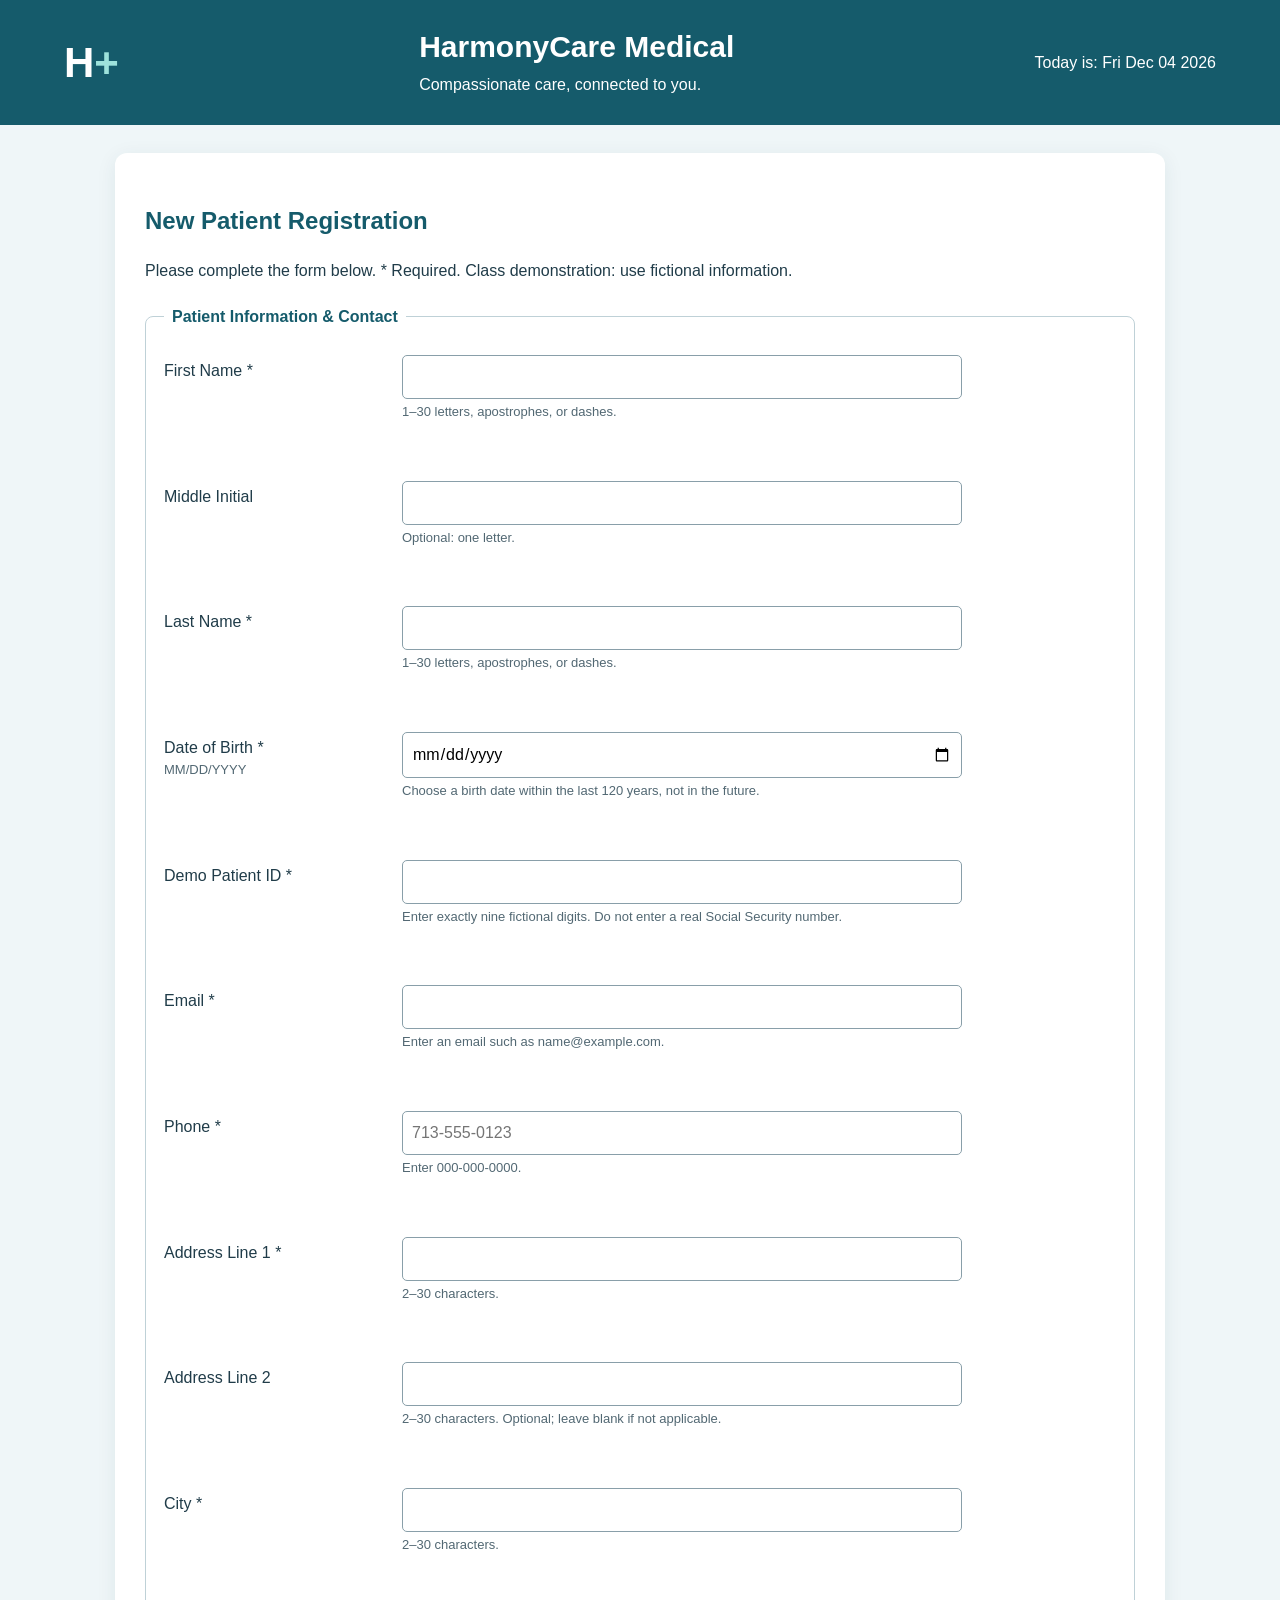
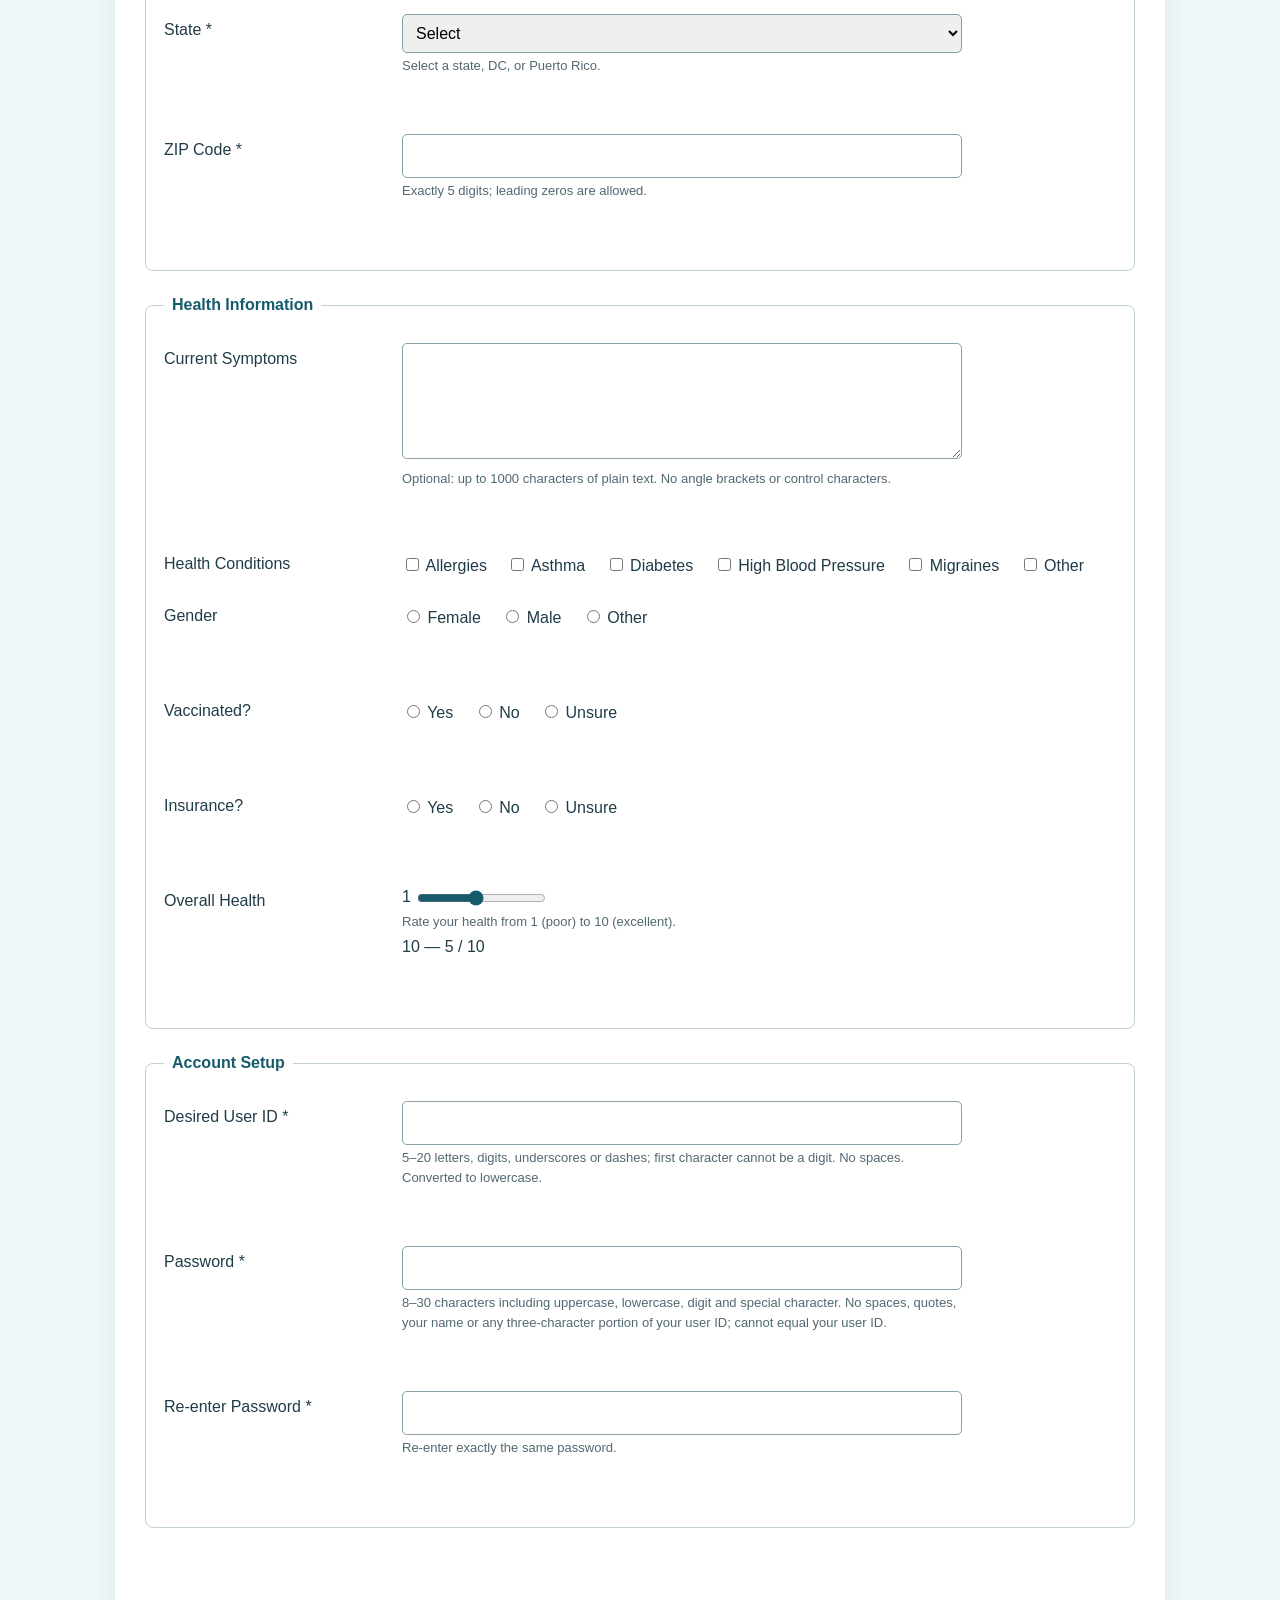
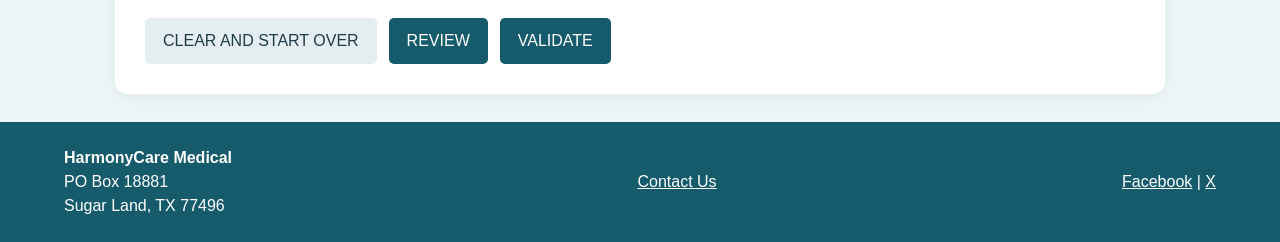
<file: mis7375/homework3.html>
<!--
Program name: homework3.html
Author: Lubna Rahman
Date created: September 21, 2026
Date last edited: November 12, 2026
Version: 3.0
Description: HarmonyCare Medical patient registration for MIS 7375 Homework 3.
-->
<!DOCTYPE html>
<html lang="en">
<head>
<meta charset="UTF-8">
<meta name="viewport" content="width=device-width, initial-scale=1">
<title>HarmonyCare Medical - Patient Registration</title>
<link href="homework3.css" rel="stylesheet">
<script src="homework3.js" defer>
</script>
</head>
<body>
<div id="header" class="banner">
<div class="logo" aria-hidden="true">H<span>+</span>
</div>
<div>
<h1>HarmonyCare Medical</h1>
<p>Compassionate care, connected to you.</p>
</div>
<div id="today">
</div>
</div>
<main id="main" class="page-card">
<h2>New Patient Registration</h2>
<p>Please complete the form below. * Required. Class demonstration: use fictional information.</p>
<noscript>
<p class="fail">Enable JavaScript to validate and submit this form.</p>
</noscript>
<form id="patientForm" novalidate action="thankyou.html" method="post">
<fieldset>
<legend>Patient Information &amp; Contact</legend>
<table class="form-table">
<tr>
<th>
<label for="first_name">First Name *</label>
</th>
<td>
<input id="first_name" name="first_name" type="text" minlength="1" maxlength="30" pattern="[A-Za-z'\-]{1,30}" required title="1–30 letters, apostrophes, or dashes.">
<span class="error" id="first_name_error" aria-live="polite">
</span>
</td>
</tr>
<tr>
<th>
<label for="middle_initial">Middle Initial</label>
</th>
<td>
<input id="middle_initial" name="middle_initial" type="text" maxlength="1" pattern="[A-Za-z]"  title="Optional: one letter.">
<span class="error" id="middle_initial_error" aria-live="polite">
</span>
</td>
</tr>
<tr>
<th>
<label for="last_name">Last Name *</label>
</th>
<td>
<input id="last_name" name="last_name" type="text" minlength="1" maxlength="30" pattern="[A-Za-z'\-]{1,30}" required title="1–30 letters, apostrophes, or dashes.">
<span class="error" id="last_name_error" aria-live="polite">
</span>
</td>
</tr>
<tr>
<th>
<label for="dob">Date of Birth *</label>
<small>MM/DD/YYYY</small>
</th>
<td>
<input id="dob" name="dob" type="date"  required title="Choose a birth date within the last 120 years, not in the future.">
<span class="error" id="dob_error" aria-live="polite">
</span>
</td>
</tr>
<tr>
<th>
<label for="ssn">Demo Patient ID *</label>
</th>
<td>
<input id="ssn" name="ssn" type="password" maxlength="9" inputmode="numeric" pattern="[0-9]{9}" autocomplete="off" required title="Enter exactly nine fictional digits. Do not enter a real Social Security number.">
<span class="error" id="ssn_error" aria-live="polite">
</span>
</td>
</tr>
<tr>
<th>
<label for="email">Email *</label>
</th>
<td>
<input id="email" name="email" type="email" pattern="[^\s@]+@[^\s@]+\.[^\s@]+" required title="Enter an email such as name@example.com.">
<span class="error" id="email_error" aria-live="polite">
</span>
</td>
</tr>
<tr>
<th>
<label for="phone">Phone *</label>
</th>
<td>
<input id="phone" name="phone" type="tel" pattern="[0-9]{3}-[0-9]{3}-[0-9]{4}" maxlength="12" placeholder="713-555-0123" required title="Enter 000-000-0000.">
<span class="error" id="phone_error" aria-live="polite">
</span>
</td>
</tr>
<tr>
<th>
<label for="address1">Address Line 1 *</label>
</th>
<td>
<input id="address1" name="address1" type="text" minlength="2" maxlength="30" pattern=".{2,30}" required title="2–30 characters.">
<span class="error" id="address1_error" aria-live="polite">
</span>
</td>
</tr>
<tr>
<th>
<label for="address2">Address Line 2</label>
</th>
<td>
<input id="address2" name="address2" type="text" minlength="2" maxlength="30" pattern=".{2,30}"  title="2–30 characters. Optional; leave blank if not applicable.">
<span class="error" id="address2_error" aria-live="polite">
</span>
</td>
</tr>
<tr>
<th>
<label for="city">City *</label>
</th>
<td>
<input id="city" name="city" type="text" minlength="2" maxlength="30" pattern=".{2,30}" required title="2–30 characters.">
<span class="error" id="city_error" aria-live="polite">
</span>
</td>
</tr>
<tr>
<th>
<label for="state">State *</label>
</th>
<td>
<select id="state" name="state" required title="Select a state, DC, or Puerto Rico.">
<option value="">Select</option>
<option value="AL">AL</option>
<option value="AK">AK</option>
<option value="AZ">AZ</option>
<option value="AR">AR</option>
<option value="CA">CA</option>
<option value="CO">CO</option>
<option value="CT">CT</option>
<option value="DE">DE</option>
<option value="FL">FL</option>
<option value="GA">GA</option>
<option value="HI">HI</option>
<option value="ID">ID</option>
<option value="IL">IL</option>
<option value="IN">IN</option>
<option value="IA">IA</option>
<option value="KS">KS</option>
<option value="KY">KY</option>
<option value="LA">LA</option>
<option value="ME">ME</option>
<option value="MD">MD</option>
<option value="MA">MA</option>
<option value="MI">MI</option>
<option value="MN">MN</option>
<option value="MS">MS</option>
<option value="MO">MO</option>
<option value="MT">MT</option>
<option value="NE">NE</option>
<option value="NV">NV</option>
<option value="NH">NH</option>
<option value="NJ">NJ</option>
<option value="NM">NM</option>
<option value="NY">NY</option>
<option value="NC">NC</option>
<option value="ND">ND</option>
<option value="OH">OH</option>
<option value="OK">OK</option>
<option value="OR">OR</option>
<option value="PA">PA</option>
<option value="RI">RI</option>
<option value="SC">SC</option>
<option value="SD">SD</option>
<option value="TN">TN</option>
<option value="TX">TX</option>
<option value="UT">UT</option>
<option value="VT">VT</option>
<option value="VA">VA</option>
<option value="WA">WA</option>
<option value="WV">WV</option>
<option value="WI">WI</option>
<option value="WY">WY</option>
<option value="DC">DC</option>
<option value="PR">PR</option>
</select>
<span class="error" aria-live="polite" id="state_error">
</span>
</td>
</tr>
<tr>
<th>
<label for="zip_code">ZIP Code *</label>
</th>
<td>
<input id="zip_code" name="zip_code" type="text" pattern="[0-9]{5}" maxlength="5" inputmode="numeric" required title="Exactly 5 digits; leading zeros are allowed.">
<span class="error" id="zip_code_error" aria-live="polite">
</span>
</td>
</tr>
</table>
</fieldset>
<fieldset>
<legend>Health Information</legend>
<table class="form-table">
<tr>
<th>
<label for="symptoms">Current Symptoms</label>
</th>
<td>
<textarea id="symptoms" name="symptoms" rows="4" maxlength="1000" title="Optional: up to 1000 characters of plain text. No angle brackets or control characters.">
</textarea>
<span class="error" id="symptoms_error" aria-live="polite">
</span>
</td>
</tr>
<tr>
<th>Health Conditions</th>
<td class="choices">
<label>
<input type="checkbox" id="allergies" name="allergies" title="Select if allergies applies."> Allergies</label>
<label>
<input type="checkbox" id="asthma" name="asthma" title="Select if asthma applies."> Asthma</label>
<label>
<input type="checkbox" id="diabetes" name="diabetes" title="Select if diabetes applies."> Diabetes</label>
<label>
<input type="checkbox" id="blood_pressure" name="blood_pressure" title="Select if high blood pressure applies."> High Blood Pressure</label>
<label>
<input type="checkbox" id="migraines" name="migraines" title="Select if migraines applies."> Migraines</label>
<label>
<input type="checkbox" id="other_condition" name="other_condition" title="Select if other applies."> Other</label>
</td>
</tr>
<tr>
<th>Gender</th>
<td class="choices">
<label>
<input type="radio" name="gender" value="Female" title="Gender Select Female."> Female</label>
<label>
<input type="radio" name="gender" value="Male" title="Gender Select Male."> Male</label>
<label>
<input type="radio" name="gender" value="Other" title="Gender Select Other."> Other</label>
<span class="error" id="gender_error" aria-live="polite">
</span>
</td>
</tr>
<tr>
<th>Vaccinated?</th>
<td class="choices">
<label>
<input type="radio" name="vaccinated" value="Yes" title="Vaccinated? Select Yes."> Yes</label>
<label>
<input type="radio" name="vaccinated" value="No" title="Vaccinated? Select No."> No</label>
<label>
<input type="radio" name="vaccinated" value="Unsure" title="Vaccinated? Select Unsure."> Unsure</label>
<span class="error" id="vaccinated_error" aria-live="polite">
</span>
</td>
</tr>
<tr>
<th>Insurance?</th>
<td class="choices">
<label>
<input type="radio" name="insurance" value="Yes" title="Insurance? Select Yes."> Yes</label>
<label>
<input type="radio" name="insurance" value="No" title="Insurance? Select No."> No</label>
<label>
<input type="radio" name="insurance" value="Unsure" title="Insurance? Select Unsure."> Unsure</label>
<span class="error" id="insurance_error" aria-live="polite">
</span>
</td>
</tr>
<tr>
<th>
<label for="health_rating">Overall Health</label>
</th>
<td>1 <input type="range" id="health_rating" name="health_rating" min="1" max="10" value="5" title="Rate your health from 1 (poor) to 10 (excellent)."> 10 — <output id="health_value" for="health_rating">5 / 10</output>
<span class="error" id="health_rating_error" aria-live="polite">
</span>
</td>
</tr>
</table>
</fieldset>
<fieldset>
<legend>Account Setup</legend>
<table class="form-table">
<tr>
<th>
<label for="user_id">Desired User ID *</label>
</th>
<td>
<input id="user_id" name="user_id" type="text" minlength="5" maxlength="20" pattern="[A-Za-z_\-][A-Za-z0-9_\-]{4,19}" autocomplete="username" required title="5–20 letters, digits, underscores or dashes; first character cannot be a digit. No spaces. Converted to lowercase.">
<span class="error" id="user_id_error" aria-live="polite">
</span>
</td>
</tr>
<tr>
<th>
<label for="password">Password *</label>
</th>
<td>
<input id="password" name="password" type="password" minlength="8" maxlength="30" pattern="(?=.*[a-z])(?=.*[A-Z])(?=.*[0-9])(?=.*[^A-Za-z0-9\s])[^\s&quot;']{8,30}" autocomplete="new-password" required title="8–30 characters including uppercase, lowercase, digit and special character. No spaces, quotes, your name or any three-character portion of your user ID; cannot equal your user ID.">
<span class="error" id="password_error" aria-live="polite">
</span>
</td>
</tr>
<tr>
<th>
<label for="password_confirm">Re-enter Password *</label>
</th>
<td>
<input id="password_confirm" name="password_confirm" type="password" minlength="8" maxlength="30" autocomplete="new-password" required title="Re-enter exactly the same password.">
<span class="error" id="password_confirm_error" aria-live="polite">
</span>
</td>
</tr>
</table>
</fieldset>
<div id="formMessage" role="status" aria-live="polite">
</div>
<div class="button-row">
<button type="reset" class="secondary">CLEAR AND START OVER</button>
<button type="button" id="reviewButton">REVIEW</button>
<button type="button" id="validateButton" class="primary">VALIDATE</button>
<button type="submit" id="submitButton" class="primary" hidden>SUBMIT</button>
</div>
</form>
<section id="reviewOutput" hidden aria-labelledby="reviewHeading">
<h2 id="reviewHeading">Please Review This Information</h2>
<p>Correct any errors above, then select Validate. Review does not unlock Submit. Sensitive fields remain masked.</p>
<table class="review-table">
<thead>
<tr>
<th>Field</th>
<th>Your information</th>
<th>Check</th>
</tr>
</thead>
<tbody id="reviewBody">
</tbody>
</table>
</section>
</main>
<div id="footer" class="footer">
<div>
<strong>HarmonyCare Medical</strong>
<br>PO Box 18881<br>Sugar Land, TX 77496</div>
<a class="contact-button" href="mailto:contact@harmonycare.example">Contact Us</a>
<div>
<a href="https://www.facebook.com">Facebook</a> | <a href="https://www.x.com">X</a>
</div>
</div>
</body>
</html>
</file>
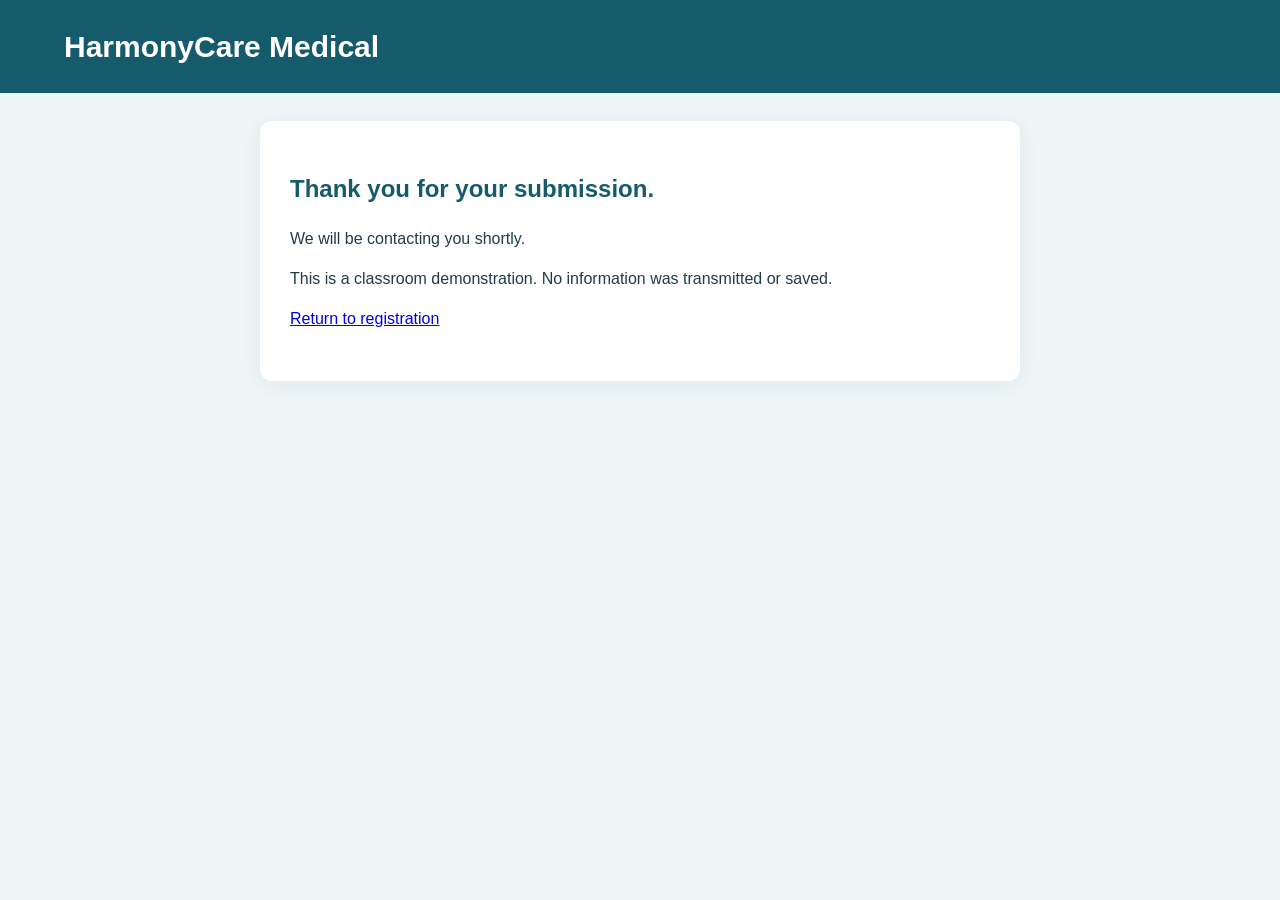
<file: mis7375/thankyou.html>
<!DOCTYPE html>
<html lang="en"><head><meta charset="UTF-8"><meta name="viewport" content="width=device-width, initial-scale=1"><title>Thank You | HarmonyCare Medical</title><link rel="stylesheet" href="homework3.css"></head>
<body><header class="banner"><h1>HarmonyCare Medical</h1></header><main class="page-card confirmation-card"><h2>Thank you for your submission.</h2><p>We will be contacting you shortly.</p><p>This is a classroom demonstration. No information was transmitted or saved.</p><a href="homework3.html">Return to registration</a></main></body></html>
</file>
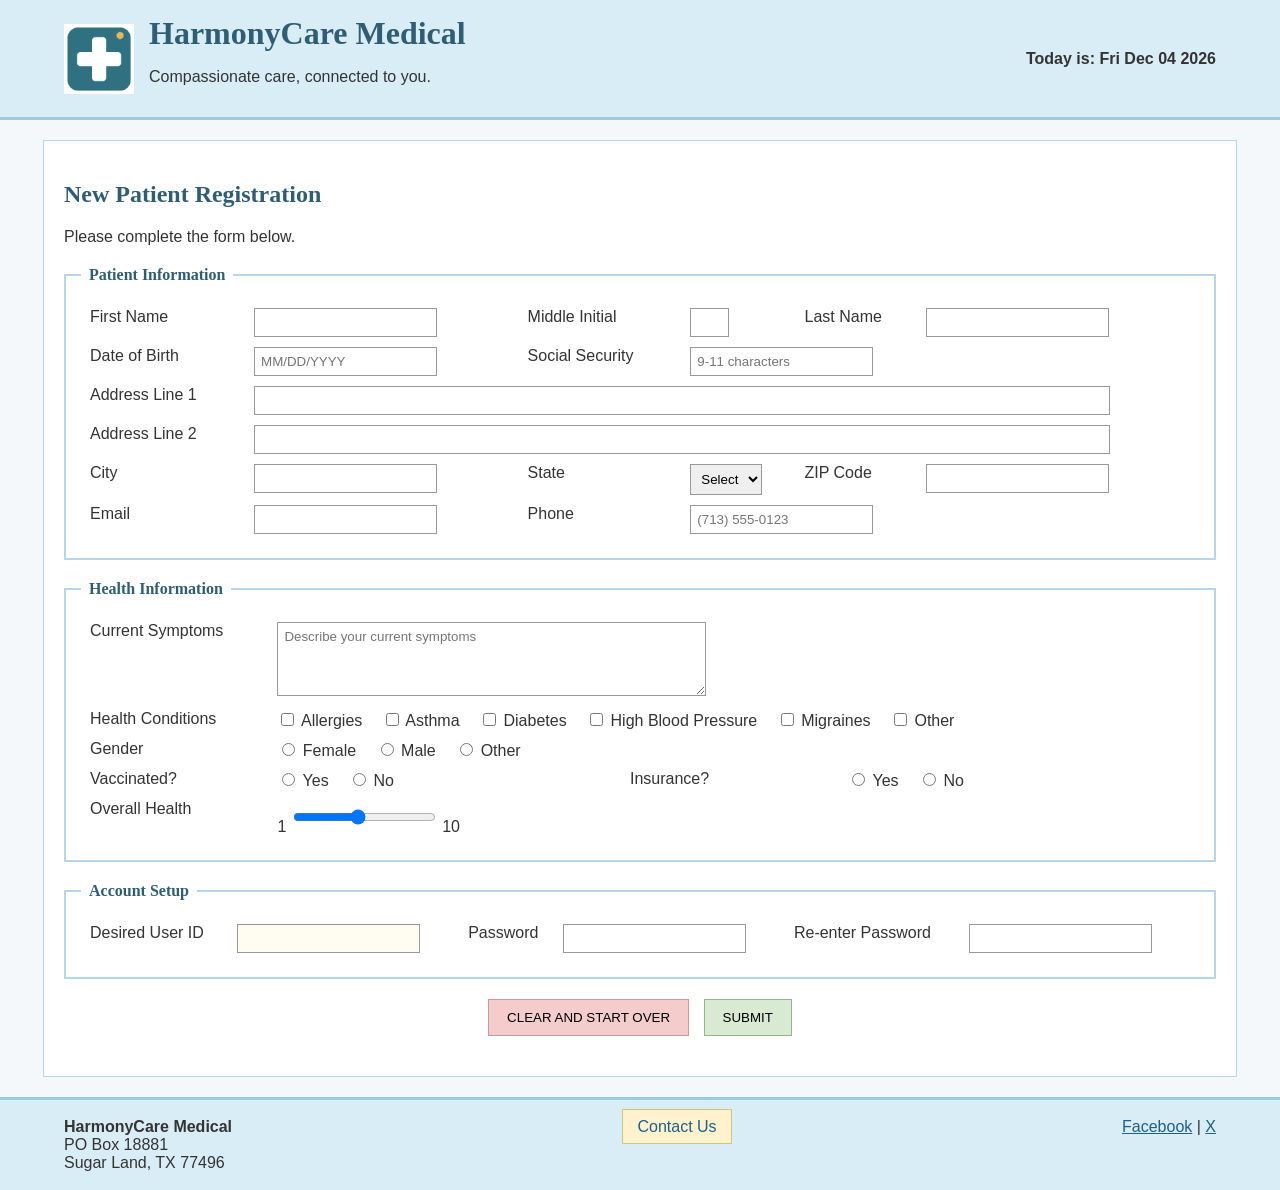
<file: mis7375/homework1/patient-form.html>
<!--
Program name: patient-form.html
Author: Lubna Rahman
Date created: September 21, 2026
Date last edited: September 30, 2026
Version: 1.1
Description: Patient registration form for MIS 7375 Homework 1.
-->
<!DOCTYPE html>
<html lang="en">
<head>
  <meta charset="UTF-8">
  <title>HarmonyCare Medical - Patient Registration</title>
  <link href="style.css" rel="stylesheet">
</head>

<body>

  <!-- Top section / banner -->
  <div id="header" class="banner">
    <img src="clinic-logo.png" alt="HarmonyCare Medical logo" class="logo">
    <div>
      <h1>HarmonyCare Medical</h1>
      <p>Compassionate care, connected to you.</p>
    </div>
    <div id="today"></div>
  </div>

  <!-- Main form section -->
  <div id="main" class="page-card">
    <h2>New Patient Registration</h2>
    <p>Please complete the form below.</p>

    <form action="thankyou.html">

      <!-- Patient information -->
      <fieldset>
        <legend>Patient Information</legend>
        <table class="form-table">
          <tr>
            <td><label for="first_name">First Name</label></td>
            <td><input type="text" id="first_name" name="first_name" maxlength="30" required></td>

            <td><label for="middle_initial">Middle Initial</label></td>
            <td><input type="text" id="middle_initial" name="middle_initial" maxlength="1" size="2"></td>

            <td><label for="last_name">Last Name</label></td>
            <td><input type="text" id="last_name" name="last_name" maxlength="30" required></td>
          </tr>

          <tr>
            <td><label for="dob">Date of Birth</label></td>
            <td><input type="text" id="dob" name="dob" maxlength="10" placeholder="MM/DD/YYYY" required></td>

            <td><label for="ssn">Social Security</label></td>
            <td colspan="3"><input type="password" id="ssn" name="ssn" maxlength="11" placeholder="9-11 characters" required></td>
          </tr>

          <tr>
            <td><label for="address1">Address Line 1</label></td>
            <td colspan="5"><input type="text" id="address1" name="address1" maxlength="30" class="wide" required></td>
          </tr>

          <tr>
            <td><label for="address2">Address Line 2</label></td>
            <td colspan="5"><input type="text" id="address2" name="address2" maxlength="30" class="wide"></td>
          </tr>

          <tr>
            <td><label for="city">City</label></td>
            <td><input type="text" id="city" name="city" maxlength="30" required></td>

            <td><label for="state">State</label></td>
            <td>
              <select id="state" name="state" required>
                <option value="">Select</option>
                <option>AL</option><option>AK</option><option>AZ</option><option>AR</option><option>CA</option>
                <option>CO</option><option>CT</option><option>DE</option><option>FL</option><option>GA</option>
                <option>HI</option><option>ID</option><option>IL</option><option>IN</option><option>IA</option>
                <option>KS</option><option>KY</option><option>LA</option><option>ME</option><option>MD</option>
                <option>MA</option><option>MI</option><option>MN</option><option>MS</option><option>MO</option>
                <option>MT</option><option>NE</option><option>NV</option><option>NH</option><option>NJ</option>
                <option>NM</option><option>NY</option><option>NC</option><option>ND</option><option>OH</option>
                <option>OK</option><option>OR</option><option>PA</option><option>RI</option><option>SC</option>
                <option>SD</option><option>TN</option><option>TX</option><option>UT</option><option>VT</option>
                <option>VA</option><option>WA</option><option>WV</option><option>WI</option><option>WY</option>
                <option>DC</option><option>PR</option>
              </select>
            </td>

            <td><label for="zip_code">ZIP Code</label></td>
            <td><input type="text" id="zip_code" name="zip_code" maxlength="10" required></td>
          </tr>

          <tr>
            <td><label for="email">Email</label></td>
            <td><input type="email" id="email" name="email" required></td>

            <td><label for="phone">Phone</label></td>
            <td colspan="3"><input type="tel" id="phone" name="phone" placeholder="(713) 555-0123"></td>
          </tr>
        </table>
      </fieldset>

      <!-- Health information -->
      <fieldset>
        <legend>Health Information</legend>
        <table class="form-table">
          <tr>
            <td><label for="symptoms">Current Symptoms</label></td>
            <td colspan="5">
              <textarea id="symptoms" name="symptoms" rows="4" cols="50" placeholder="Describe your current symptoms"></textarea>
            </td>
          </tr>

          <tr>
            <td>Health Conditions</td>
            <td colspan="5" class="choices">
              <label><input type="checkbox" name="allergies"> Allergies</label>
              <label><input type="checkbox" name="asthma"> Asthma</label>
              <label><input type="checkbox" name="diabetes"> Diabetes</label>
              <label><input type="checkbox" name="blood_pressure"> High Blood Pressure</label>
              <label><input type="checkbox" name="migraines"> Migraines</label>
              <label><input type="checkbox" name="other_condition"> Other</label>
            </td>
          </tr>

          <tr>
            <td>Gender</td>
            <td colspan="5" class="choices">
              <label><input type="radio" name="gender" value="Female"> Female</label>
              <label><input type="radio" name="gender" value="Male"> Male</label>
              <label><input type="radio" name="gender" value="Other"> Other</label>
            </td>
          </tr>

          <tr>
            <td>Vaccinated?</td>
            <td colspan="2" class="choices">
              <label><input type="radio" name="vaccinated" value="Yes"> Yes</label>
              <label><input type="radio" name="vaccinated" value="No"> No</label>
            </td>

            <td>Insurance?</td>
            <td colspan="2" class="choices">
              <label><input type="radio" name="insurance" value="Yes"> Yes</label>
              <label><input type="radio" name="insurance" value="No"> No</label>
            </td>
          </tr>

          <tr>
            <td><label for="health_rating">Overall Health</label></td>
            <td colspan="5">1 <input type="range" id="health_rating" name="health_rating" min="1" max="10" value="5"> 10</td>
          </tr>
        </table>
      </fieldset>

      <!-- Account information -->
      <fieldset>
        <legend>Account Setup</legend>
        <table class="form-table">
          <tr>
            <td><label for="user_id">Desired User ID</label></td>
            <td><input type="text" id="user_id" name="user_id" maxlength="20" required></td>

            <td><label for="password">Password</label></td>
            <td><input type="password" id="password" name="password" required></td>

            <td><label for="password_confirm">Re-enter Password</label></td>
            <td><input type="password" id="password_confirm" name="password_confirm" required></td>
          </tr>
        </table>
      </fieldset>

      <!-- Form buttons -->
      <div class="button-row">
        <button type="reset" class="secondary">CLEAR AND START OVER</button>
        <button type="submit" class="primary">SUBMIT</button>
      </div>

    </form>
  </div>

  <!-- Footer section -->
  <div id="footer" class="footer">
    <div>
      <strong>HarmonyCare Medical</strong><br>
      PO Box 18881<br>
      Sugar Land, TX 77496
    </div>

    <div>
      <a class="contact-button" href="mailto:contact@harmonycare.example">Contact Us</a>
    </div>

    <div>
      <a href="https://www.facebook.com">Facebook</a> |
      <a href="https://www.x.com">X</a>
    </div>
  </div>

  <!-- Simple JavaScript for today's date -->
  <script>
    var today = new Date();
    document.getElementById("today").innerHTML = "Today is: " + today.toDateString();
  </script>

</body>
</html>
<!-- End of patient-form.html -->
</file>
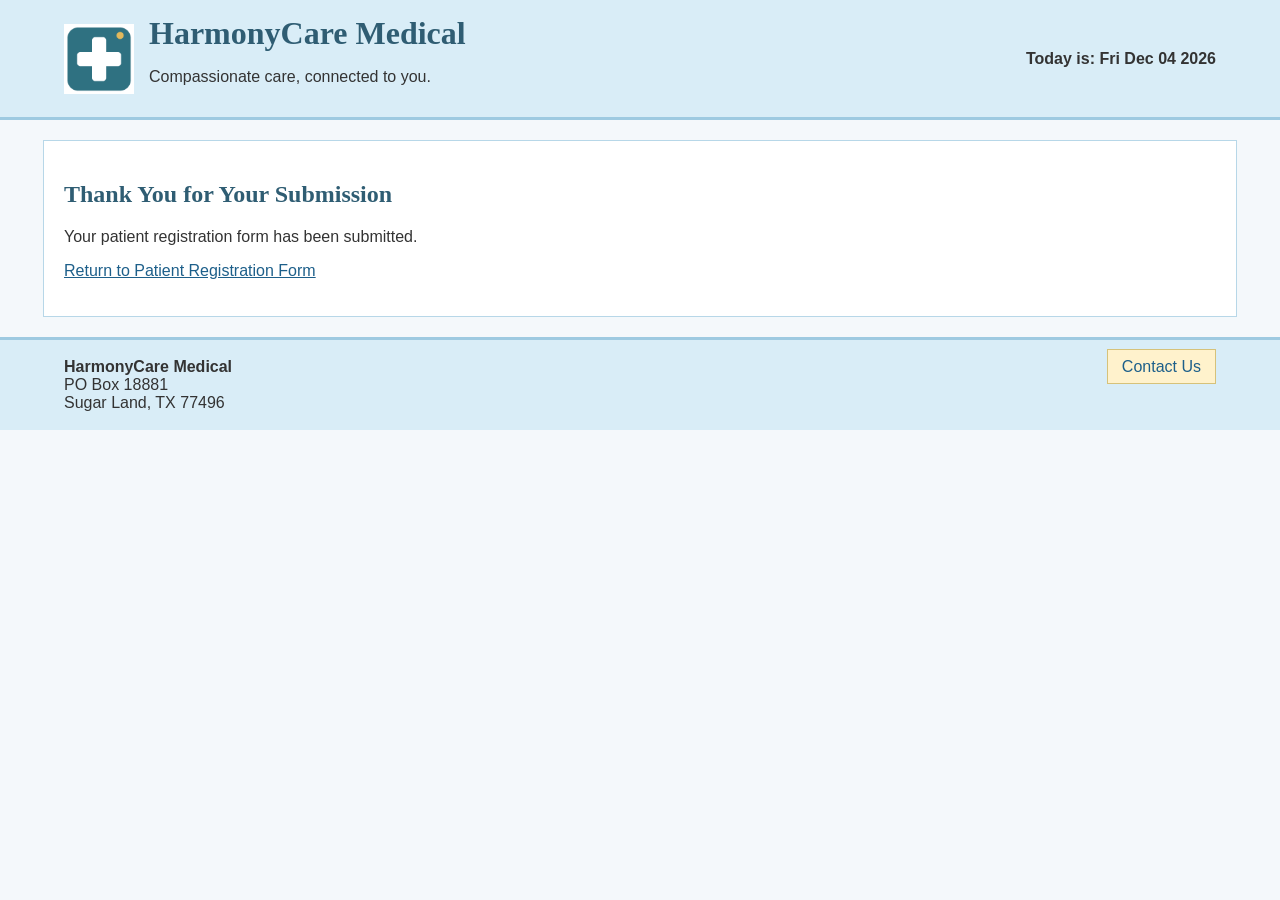
<file: mis7375/homework1/thankyou.html>
<!--
Program name: thankyou.html
Author: Lubna Rahman
Date created: September 21, 2026
Date last edited: September 30, 2026
Version: 1.1
Description: Thank you page for MIS 7375 Homework 1.
-->
<!DOCTYPE html>
<html lang="en">
<head>
  <meta charset="UTF-8">
  <title>HarmonyCare Medical - Thank You</title>
  <link href="style.css" rel="stylesheet">
</head>
<body>

  <!-- Header -->
  <div id="header" class="banner">
    <img src="clinic-logo.png" alt="HarmonyCare Medical logo" class="logo">
    <div>
      <h1>HarmonyCare Medical</h1>
      <p>Compassionate care, connected to you.</p>
    </div>
    <div id="today"></div>
  </div>

  <!-- Main message -->
  <div id="main" class="page-card">
    <h2>Thank You for Your Submission</h2>
    <p>Your patient registration form has been submitted.</p>
    <p><a href="patient-form.html">Return to Patient Registration Form</a></p>
  </div>

  <!-- Footer -->
  <div id="footer" class="footer">
    <div>
      <strong>HarmonyCare Medical</strong><br>
      PO Box 18881<br>
      Sugar Land, TX 77496
    </div>
    <div>
      <a class="contact-button" href="mailto:contact@harmonycare.example">Contact Us</a>
    </div>
  </div>

  <!-- Simple JavaScript for today's date -->
  <script>
    var today = new Date();
    document.getElementById("today").innerHTML = "Today is: " + today.toDateString();
  </script>

</body>
</html>
<!-- End of thankyou.html -->
</file>
<file: mis7375/homework3.css>
/* HarmonyCare Medical — Homework 3 */
*{box-sizing:border-box}body{margin:0;background:#eff6f8;color:#203c49;font:16px/1.5 Arial,sans-serif}.banner,.footer{background:#155b6b;color:white;padding:24px 5%;display:flex;align-items:center;gap:24px;justify-content:space-between}.banner h1{margin:0;font-size:30px}.banner p{margin:4px 0}.logo{font-size:42px;font-weight:bold}.logo span{color:#9de2db}.page-card{max-width:1050px;margin:28px auto;padding:30px;background:white;border-radius:12px;box-shadow:0 4px 20px #183c4914}h2{color:#155b6b}fieldset{border:1px solid #bfd1d7;border-radius:8px;margin:22px 0;padding:18px}legend{font-weight:bold;color:#155b6b;padding:0 8px}.form-table{width:100%;border-collapse:collapse}.form-table th{text-align:left;width:25%;font-weight:normal;vertical-align:top;padding:12px 12px 12px 0}.form-table td{padding:8px 0}input:not([type=checkbox]):not([type=radio]):not([type=range]),select,textarea{font:inherit;padding:9px;border:1px solid #899fa9;border-radius:5px;width:100%;max-width:560px}input[type=range]{max-width:55%;vertical-align:middle}input,select,textarea{accent-color:#155b6b}input:focus,select:focus,textarea:focus{outline:3px solid #b2dce5;outline-offset:1px}.choices label{display:inline-block;margin:6px 16px 6px 0}.error{display:block;color:#ac2020;font-size:14px;margin-top:4px}[aria-invalid=true]{border-color:#ac2020!important}.button-row{display:flex;flex-wrap:wrap;gap:12px;margin-top:20px}button,.contact-button{font:inherit;background:#155b6b;color:white;padding:11px 18px;border:0;border-radius:5px;cursor:pointer}.secondary{background:#e4eef1;color:#203c49}.footer a{color:white}#reviewOutput,#confirmation{margin-top:28px;padding-top:18px;border-top:2px solid #155b6b}.review-table{width:100%;border-collapse:collapse;table-layout:fixed}.review-table th,.review-table td{text-align:left;border-bottom:1px solid #d4e1e5;padding:10px;overflow-wrap:anywhere;white-space:pre-wrap}.review-table th{background:#e8f3f5}.pass{color:#276b3d}.fail{color:#ac2020}#formMessage{font-weight:bold}[hidden]{display:none!important}@media(max-width:650px){.banner,.footer{flex-wrap:wrap}.page-card{margin:12px;padding:14px}.form-table th,.form-table td{display:block;width:100%;padding:5px 0}.form-table th{margin-top:10px}.review-table{font-size:13px}.review-table th,.review-table td{padding:6px}fieldset{padding:12px}}

/* Reserve feedback space and keep validation controls clear. */
.error{min-height:2.8em;line-height:1.4;max-width:560px}small,.field-hint{display:block;font-size:13px;color:#526873}.field-hint{max-width:560px;margin:3px 0}#formMessage{min-height:3em}button:focus-visible,a:focus-visible{outline:3px solid #329eae;outline-offset:3px}.choices .error{margin-bottom:0}.confirmation-card{max-width:760px;min-height:260px}
</file>
<file: mis7375/homework1/style.css>
/*
Program name: style.css
Author: Lubna Rahman
Date created: September 21, 2026
Date last edited: September 30, 2026
Version: 1.1
Description: External style sheet for the patient registration form.
*/

/* Tag selectors */
body {
  background-color: #f4f8fb;
  color: #333333;
  font-family: Arial, sans-serif;
  margin: 0;
}

h1, h2, legend {
  font-family: Georgia, serif;
  color: #2f5d73;
}

h1 {
  margin: 0;
}

fieldset {
  border: 2px solid #b7d7e8;
  margin: 20px 0;
  padding: 15px;
}

legend {
  font-weight: bold;
  padding: 0 8px;
}

input, select, textarea {
  padding: 6px;
  border: 1px solid #999999;
  font-family: Arial, sans-serif;
}

a {
  color: #1d5f8a;
}

a:visited {
  color: #6c4d8c;
}

/* Class selectors */
.banner {
  background-color: #d9edf7;
  padding: 15px 5%;
  display: flex;
  align-items: center;
  gap: 15px;
  border-bottom: 3px solid #9ecae1;
}

.logo {
  width: 70px;
  height: 70px;
}

.page-card {
  width: 90%;
  margin: 20px auto;
  background-color: white;
  padding: 20px;
  border: 1px solid #b7d7e8;
}

.form-table {
  width: 100%;
  border-spacing: 8px;
}

.form-table td {
  vertical-align: top;
}

.wide {
  width: 90%;
}

.choices label {
  margin-right: 15px;
}

.button-row {
  text-align: center;
  margin: 20px;
}

.primary {
  background-color: #d9ead3;
  padding: 10px 18px;
  border: 1px solid #93b58c;
  margin-left: 10px;
}

.secondary {
  background-color: #f4cccc;
  padding: 10px 18px;
  border: 1px solid #c99a9a;
}

.footer {
  background-color: #d9edf7;
  padding: 18px 5%;
  display: flex;
  justify-content: space-between;
  border-top: 3px solid #9ecae1;
}

.contact-button {
  background-color: #fff2cc;
  padding: 8px 14px;
  text-decoration: none;
  border: 1px solid #d6c27a;
}

/* ID selector */
#today {
  margin-left: auto;
  font-weight: bold;
}

/* Name selector */
input[name="user_id"] {
  background-color: #fffdf2;
}

/* End of style.css */
</file>
